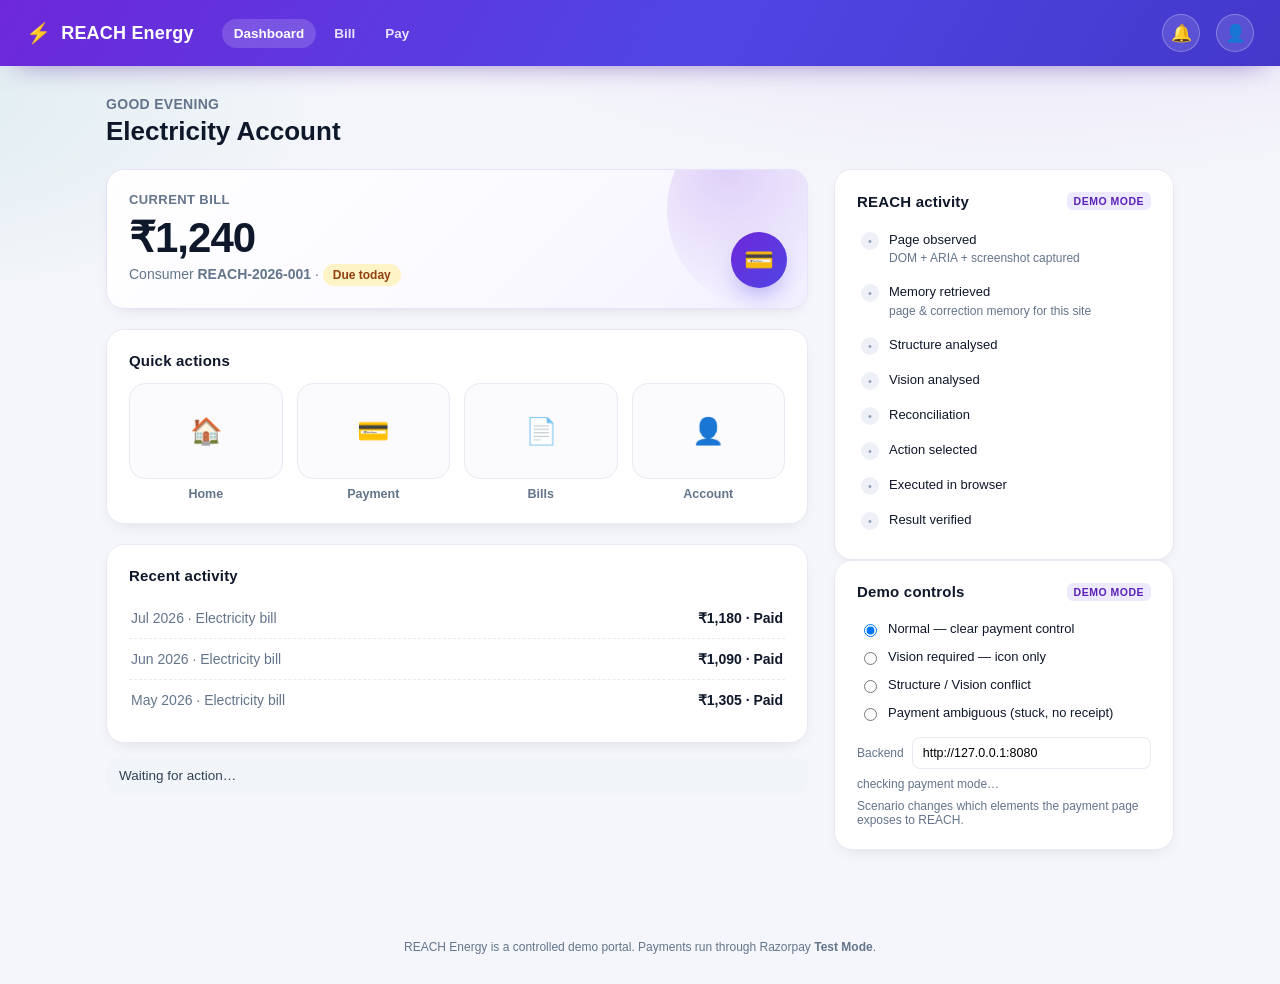
<file: demo-site/index.html>
<!DOCTYPE html>
<html lang="en">
<head>
  <meta charset="utf-8" />
  <meta name="viewport" content="width=device-width, initial-scale=1" />
  <title>REACH Energy — Account</title>
  <link rel="stylesheet" href="styles.css?v=13" />
</head>
<body>
  <div id="chrome"></div>

  <div class="wrap">
    <div class="hello">Good evening</div>
    <h1 class="page-title">Electricity Account</h1>

    <div class="grid">
      <div>
        <!-- HERO BILL — the round action is semantically bare on purpose -->
        <div class="card bill-hero">
          <h3>Current bill</h3>
          <div class="bill-amount" id="heroAmount">₹1,240</div>
          <div class="bill-meta">Consumer <strong>REACH-2026-001</strong> · <span class="pill due">Due today</span></div>
          <button class="fab" id="pay" aria-label="button" title="">💳</button>
        </div>

        <div class="card">
          <h2>Quick actions</h2>
          <div class="quick">
            <div class="tile"><button id="nav-home" aria-label="button">🏠</button><div class="cap">Home</div></div>
            <div class="tile"><button id="nav-pay" aria-label="button">💳</button><div class="cap">Payment</div></div>
            <div class="tile"><button id="nav-bills" aria-label="button">📄</button><div class="cap">Bills</div></div>
            <div class="tile"><button id="nav-account" aria-label="button">👤</button><div class="cap">Account</div></div>
          </div>
        </div>

        <div class="card">
          <h2>Recent activity</h2>
          <div class="rows">
            <div class="r"><span class="k">Jul 2026 · Electricity bill</span><span class="v">₹1,180 · Paid</span></div>
            <div class="r"><span class="k">Jun 2026 · Electricity bill</span><span class="v">₹1,090 · Paid</span></div>
            <div class="r"><span class="k">May 2026 · Electricity bill</span><span class="v">₹1,305 · Paid</span></div>
          </div>
        </div>

        <div id="status" class="status">Waiting for action…</div>
      </div>

      <div>
        <div class="card side">
          <h2>REACH activity <span class="tag-demo">demo mode</span></h2>
          <div class="steps" id="steps"></div>
        </div>
        <div id="demoCtl"></div>
      </div>
    </div>
  </div>

  <footer>REACH Energy is a controlled demo portal. Payments run through Razorpay <strong>Test Mode</strong>.</footer>

  <script src="app.js?v=13"></script>
  <script>
    document.getElementById("chrome").innerHTML = topbar("index.html");
    document.getElementById("demoCtl").innerHTML = demoControls();
    wireDemoControls();
    Activity.mount(document.getElementById("steps"));
    document.getElementById("heroAmount").textContent = money(BILL.amount);

    const go = (h) => () => (location.href = h);
    document.getElementById("nav-home").onclick = () => setStatus("", "Home");
    document.getElementById("nav-bills").onclick = go("bill.html");
    document.getElementById("nav-account").onclick = () => setStatus("", "Account");
    document.getElementById("nav-pay").onclick = go("payment.html");
    // The hero 💳 is THE pay button.
    document.getElementById("pay").onclick = () => {
      simulatePipeline(scenario());
      payAuto(BILL.amount, BILL.consumer);
    };
  </script>
</body>
</html>
</file>
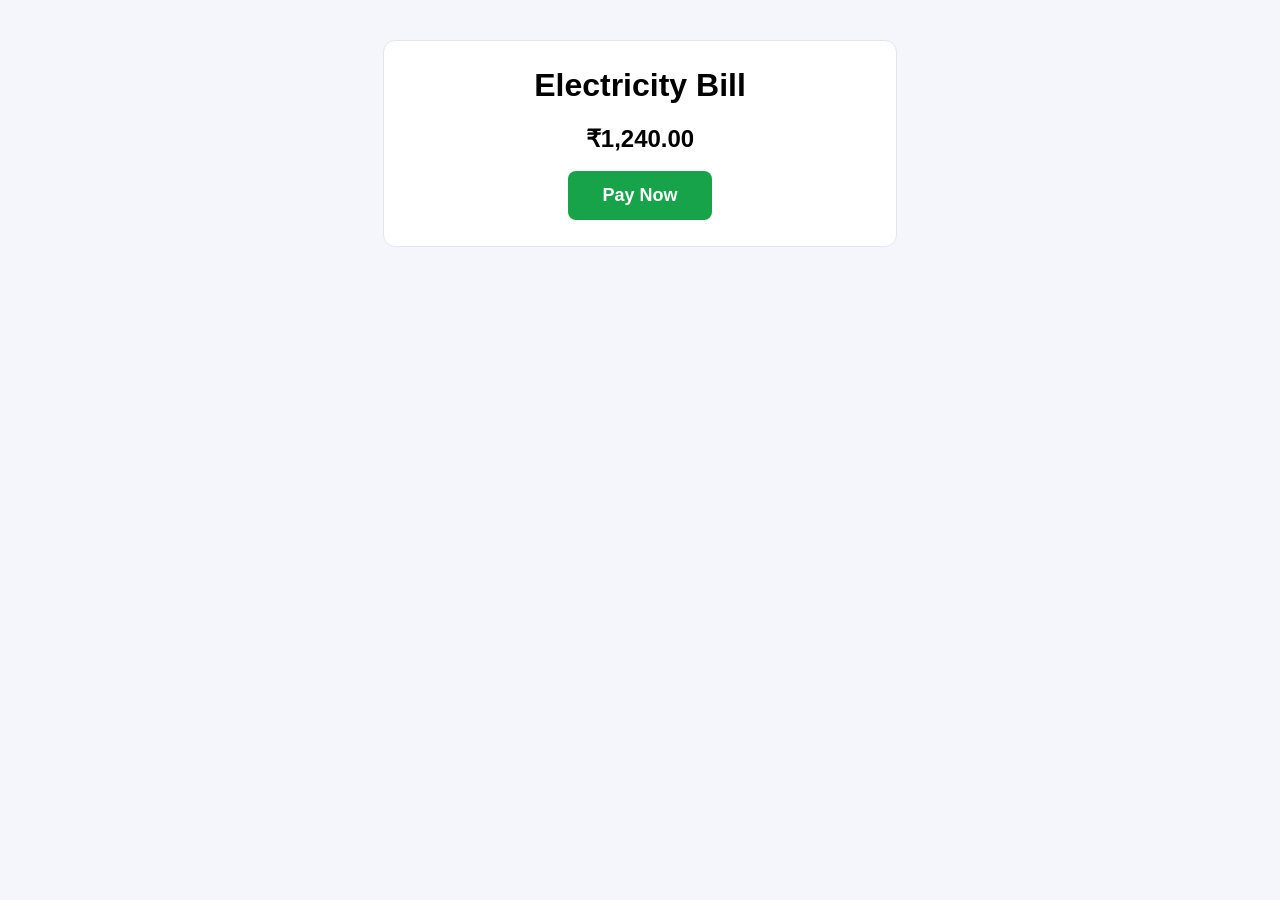
<file: demo-site/ambiguous-test.html>
<!DOCTYPE html>
<html lang="en">
<head>
  <meta charset="utf-8" />
  <meta name="viewport" content="width=device-width, initial-scale=1" />
  <title>REACH Demo - Ambiguous Test</title>
  <style>
    body { font-family: "Segoe UI", Arial, sans-serif; margin: 0; padding: 40px; background: #f4f6fb; }
    .card { max-width: 460px; margin: 0 auto; background: #fff; border: 1px solid #e3e6ee; border-radius: 12px; padding: 26px; text-align: center; }
    h1 { margin-top: 0; }
    .amount { font-size: 24px; font-weight: 700; margin: 8px 0 18px; }
    #pay-now { padding: 14px 34px; border: 0; border-radius: 8px; background: #16a34a; color: #fff; font-size: 18px; font-weight: 700; cursor: pointer; }
    #processing { margin-top: 20px; color: #64748b; }
    [hidden] { display: none; }
    .spinner { display: inline-block; width: 16px; height: 16px; border: 3px solid #cbd5e1; border-top-color: #16a34a; border-radius: 50%; animation: spin 0.9s linear infinite; vertical-align: middle; margin-right: 8px; }
    @keyframes spin { to { transform: rotate(360deg); } }
  </style>
</head>
<body>
  <div class="card">
    <h1>Electricity Bill</h1>
    <div class="amount">&#8377;1,240.00</div>
    <button id="pay-now">Pay Now</button>
    <!-- After the click the page shows ONLY a spinner. No receipt, no
         transaction id, no success or failure message -> AMBIGUOUS. -->
    <div id="processing" hidden><span class="spinner"></span>Processing payment&hellip;</div>
  </div>
  <script>
    document.getElementById("pay-now").addEventListener("click", () => {
      document.getElementById("pay-now").hidden = true;
      document.getElementById("processing").hidden = false;
    });
  </script>
</body>
</html>
</file>
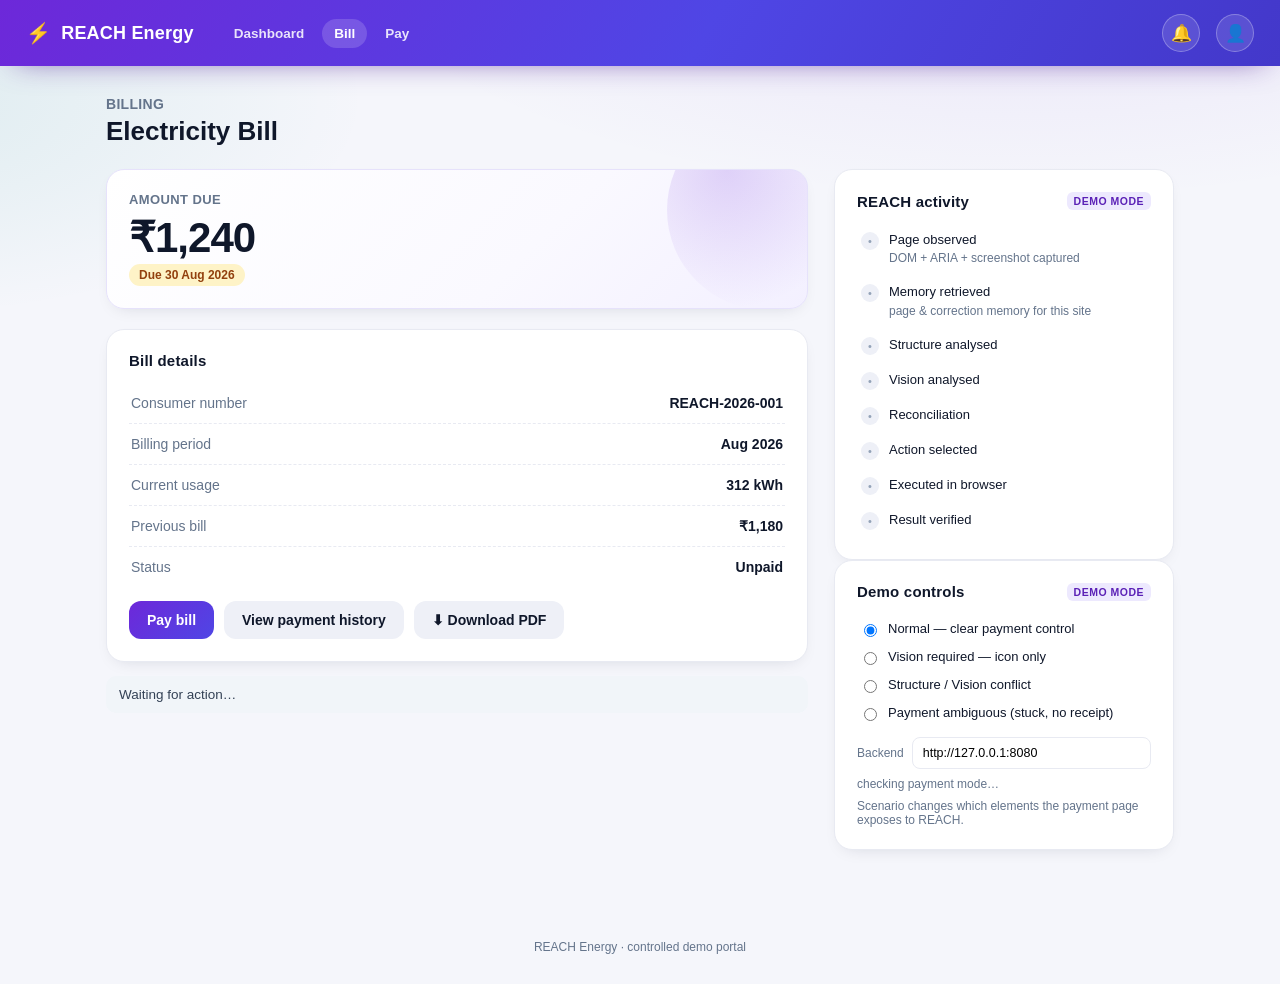
<file: demo-site/bill.html>
<!DOCTYPE html>
<html lang="en">
<head>
  <meta charset="utf-8" />
  <meta name="viewport" content="width=device-width, initial-scale=1" />
  <title>REACH Energy — Electricity Bill</title>
  <link rel="stylesheet" href="styles.css?v=14" />
</head>
<body>
  <div id="chrome"></div>

  <div class="wrap">
    <div class="hello">Billing</div>
    <h1 class="page-title">Electricity Bill</h1>

    <div class="grid">
      <div>
        <div class="card bill-hero">
          <h3>Amount due</h3>
          <div class="bill-amount" id="amt">₹1,240</div>
          <div class="bill-meta"><span class="pill due">Due 30 Aug 2026</span></div>
        </div>

        <div class="card">
          <h2>Bill details</h2>
          <div class="rows">
            <div class="r"><span class="k">Consumer number</span><span class="v">REACH-2026-001</span></div>
            <div class="r"><span class="k">Billing period</span><span class="v">Aug 2026</span></div>
            <div class="r"><span class="k">Current usage</span><span class="v">312 kWh</span></div>
            <div class="r"><span class="k">Previous bill</span><span class="v">₹1,180</span></div>
            <div class="r"><span class="k">Status</span><span class="v">Unpaid</span></div>
          </div>
          <div class="btnrow">
            <button class="btn" id="pay">Pay bill</button>
            <button class="btn secondary" id="history">View payment history</button>
            <button class="btn secondary" id="download" aria-label="Download PDF">⬇︎ Download PDF</button>
          </div>
        </div>

        <div class="card" id="historyCard" hidden>
          <h2>Payment history</h2>
          <div class="rows">
            <div class="r"><span class="k">Jul 2026</span><span class="v">₹1,180 · Paid · TX-77120</span></div>
            <div class="r"><span class="k">Jun 2026</span><span class="v">₹1,090 · Paid · TX-70988</span></div>
            <div class="r"><span class="k">May 2026</span><span class="v">₹1,305 · Paid · TX-64451</span></div>
          </div>
          <p style="color:var(--muted);font-size:13px;margin:10px 0 0">Autopay: Off · Preferred method: UPI</p>
        </div>

        <div id="status" class="status">Waiting for action…</div>
      </div>

      <div>
        <div class="card side">
          <h2>REACH activity <span class="tag-demo">demo mode</span></h2>
          <div class="steps" id="steps"></div>
        </div>
        <div id="demoCtl"></div>
      </div>
    </div>
  </div>

  <footer>REACH Energy · controlled demo portal</footer>

  <script src="app.js?v=14"></script>
  <script>
    document.getElementById("chrome").innerHTML = topbar("bill.html");
    document.getElementById("demoCtl").innerHTML = demoControls();
    wireDemoControls();
    Activity.mount(document.getElementById("steps"));
    document.getElementById("amt").textContent = money(BILL.amount);

    document.getElementById("pay").onclick = () => {
      simulatePipeline(scenario());
      payAuto(BILL.amount, BILL.consumer);   // pay directly — don't navigate
    };
    document.getElementById("download").onclick = () => {
      downloadBillPdf(BILL);
      setStatus("ok", "Electricity bill PDF downloaded (REACH-Energy-Electricity-Bill-Aug-2026.pdf).");
    };
    document.getElementById("history").onclick = () => {
      document.getElementById("historyCard").hidden = false;
      document.getElementById("historyCard").scrollIntoView({ behavior: "smooth", block: "start" });
      setStatus("", "Payment history opened.");
    };
  </script>
</body>
</html>
</file>
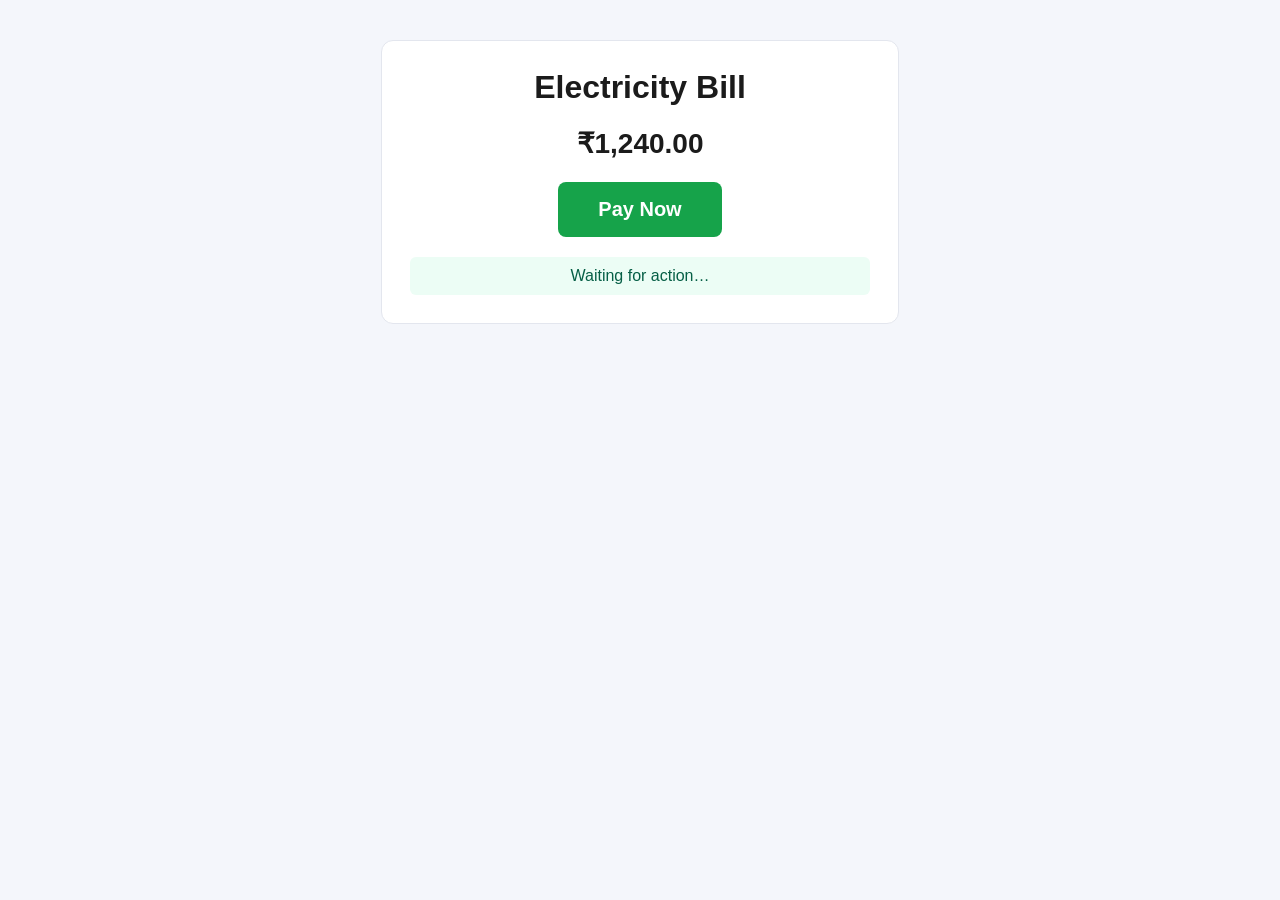
<file: demo-site/conflict-test.html>
<!DOCTYPE html>
<html lang="en">
<head>
  <meta charset="utf-8" />
  <meta name="viewport" content="width=device-width, initial-scale=1" />
  <title>REACH Demo - Conflict Test</title>
  <style>
    body { font-family: "Segoe UI", Arial, sans-serif; margin: 0; padding: 40px; background: #f4f6fb; color: #1b1b1b; }
    .card { max-width: 460px; margin: 0 auto; background: #fff; border: 1px solid #e3e6ee; border-radius: 12px; padding: 28px; text-align: center; }
    h1 { margin-top: 0; }
    .amount { font-size: 28px; font-weight: 700; margin: 10px 0 22px; }

    /* The button's ACCESSIBLE NAME is "Cancel" (aria-label), but the only thing
       a sighted user sees is the pseudo-element text "Pay Now". Pseudo-element
       content is not part of the DOM text or the accessibility tree, so:
         Structure Agent  -> reads aria-label -> "Cancel"
         Vision Agent     -> reads the screenshot -> "Pay Now"
         Reconciliation   -> CONFLICT -> REACH does not click. */
    #ambiguous-action {
      border: 0; border-radius: 8px; cursor: pointer;
      background: #16a34a; color: #fff;
      font-size: 20px; font-weight: 700; padding: 16px 40px;
    }
    #ambiguous-action::before { content: "Pay Now"; }

    .status { margin-top: 20px; padding: 10px; border-radius: 6px; background: #ecfdf5; color: #065f46; min-height: 18px; }
  </style>
</head>
<body>
  <div class="card">
    <h1>Electricity Bill</h1>
    <div class="amount">&#8377;1,240.00</div>

    <button id="ambiguous-action" aria-label="Cancel"></button>

    <div class="status" id="status">Waiting for action&hellip;</div>
  </div>

  <script>
    document.getElementById("ambiguous-action").addEventListener("click", () => {
      document.getElementById("status").textContent =
        "Button activated (its real handler is Cancel).";
    });
  </script>
</body>
</html>
</file>
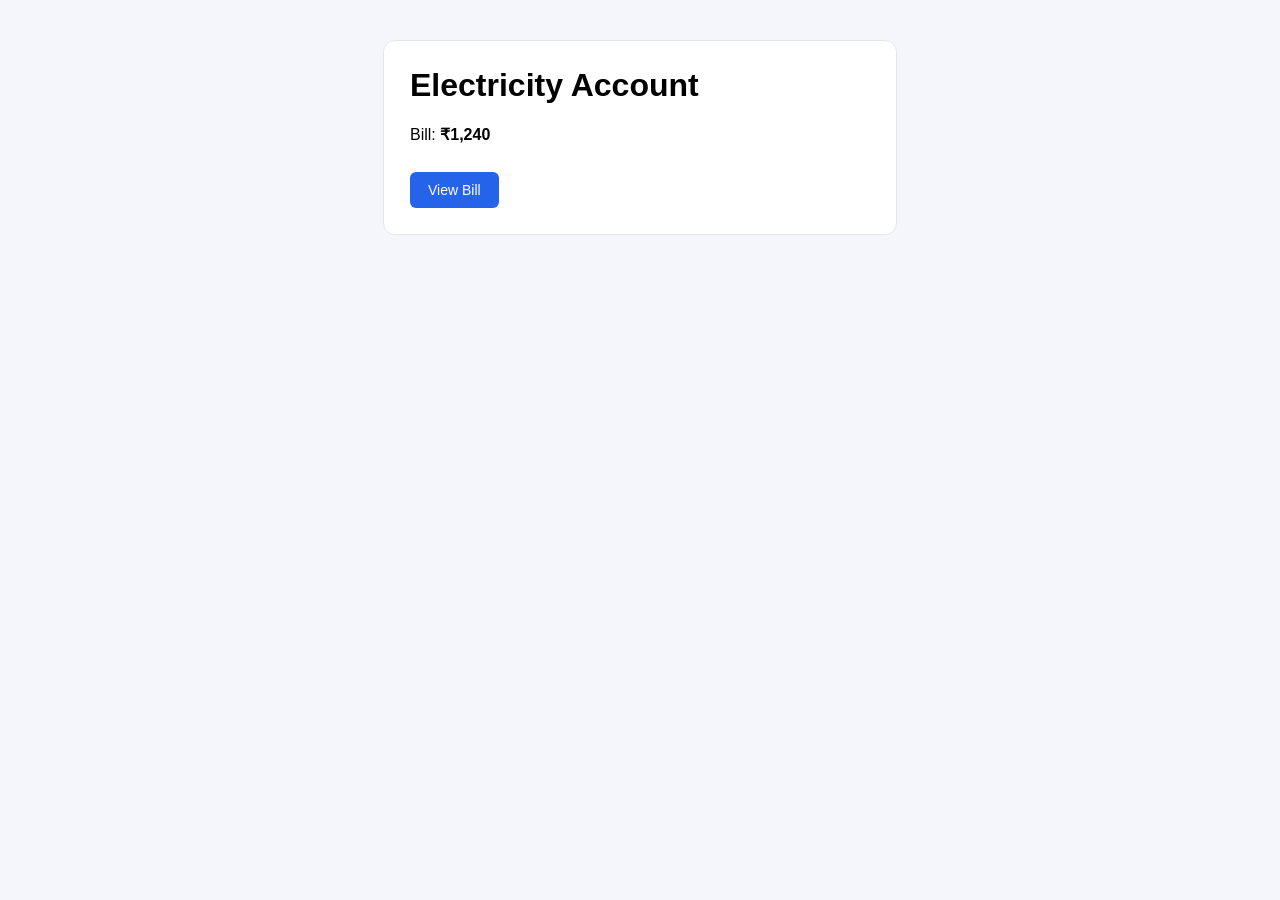
<file: demo-site/failure-test.html>
<!DOCTYPE html>
<html lang="en">
<head>
  <meta charset="utf-8" />
  <meta name="viewport" content="width=device-width, initial-scale=1" />
  <title>REACH Demo - Failure Test</title>
  <style>
    body { font-family: "Segoe UI", Arial, sans-serif; margin: 0; padding: 40px; background: #f4f6fb; }
    .card { max-width: 460px; margin: 0 auto; background: #fff; border: 1px solid #e3e6ee; border-radius: 12px; padding: 26px; }
    h1 { margin-top: 0; }
    button { margin-top: 12px; padding: 10px 18px; border: 0; border-radius: 6px; background: #2563eb; color: #fff; font-size: 14px; cursor: pointer; }
    .err { margin-top: 16px; padding: 12px; border-radius: 6px; background: #fef2f2; color: #991b1b; border: 1px solid #fecaca; }
    [hidden] { display: none; }
  </style>
</head>
<body>
  <div class="card">
    <h1>Electricity Account</h1>
    <p>Bill: <strong>&#8377;1,240</strong></p>
    <button id="view-bill">View Bill</button>
    <div class="err" id="err" hidden>Unable to load bill. Error 503 - the billing service is temporarily unavailable.</div>
  </div>
  <script>
    document.getElementById("view-bill").addEventListener("click", () => {
      document.getElementById("err").hidden = false;
    });
  </script>
</body>
</html>
</file>
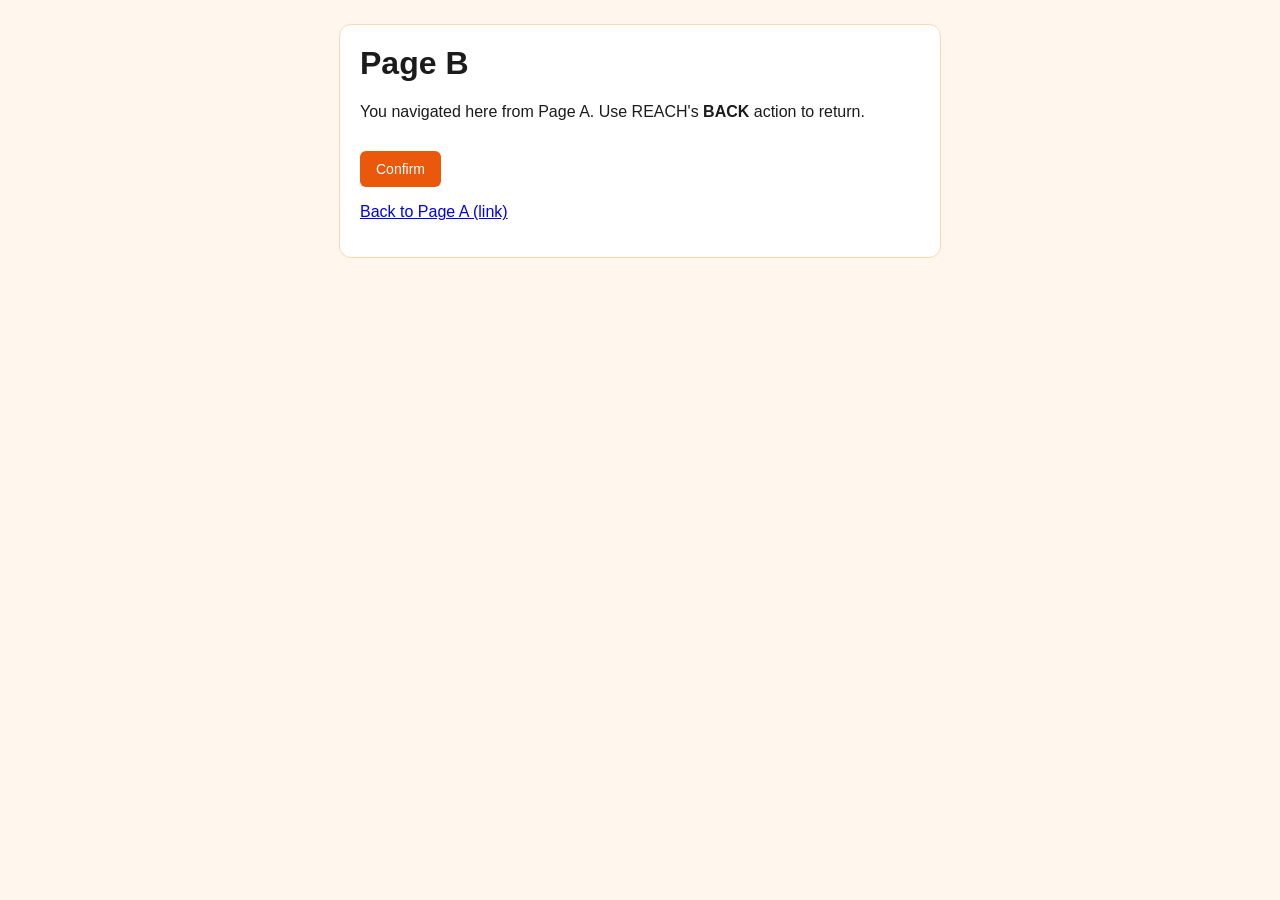
<file: demo-site/page-b.html>
<!DOCTYPE html>
<html lang="en">
<head>
  <meta charset="utf-8" />
  <meta name="viewport" content="width=device-width, initial-scale=1" />
  <title>REACH Demo Portal - Page B</title>
  <style>
    body { font-family: "Segoe UI", Arial, sans-serif; margin: 0; padding: 24px; background: #fff7ed; color: #1b1b1b; }
    .card { max-width: 560px; margin: 0 auto; background: #fff; border: 1px solid #fed7aa; border-radius: 12px; padding: 20px; }
    h1 { margin-top: 0; }
    button { margin-top: 14px; padding: 10px 16px; border: 0; border-radius: 6px; background: #ea580c; color: #fff; font-size: 14px; cursor: pointer; }
  </style>
</head>
<body>
  <div class="card">
    <h1>Page B</h1>
    <p>You navigated here from Page A. Use REACH's <strong>BACK</strong> action to return.</p>
    <button id="page-b-action" aria-label="confirm details">Confirm</button>
    <p style="margin-top:16px"><a href="index.html" id="to-page-a">Back to Page A (link)</a></p>
  </div>
</body>
</html>
</file>
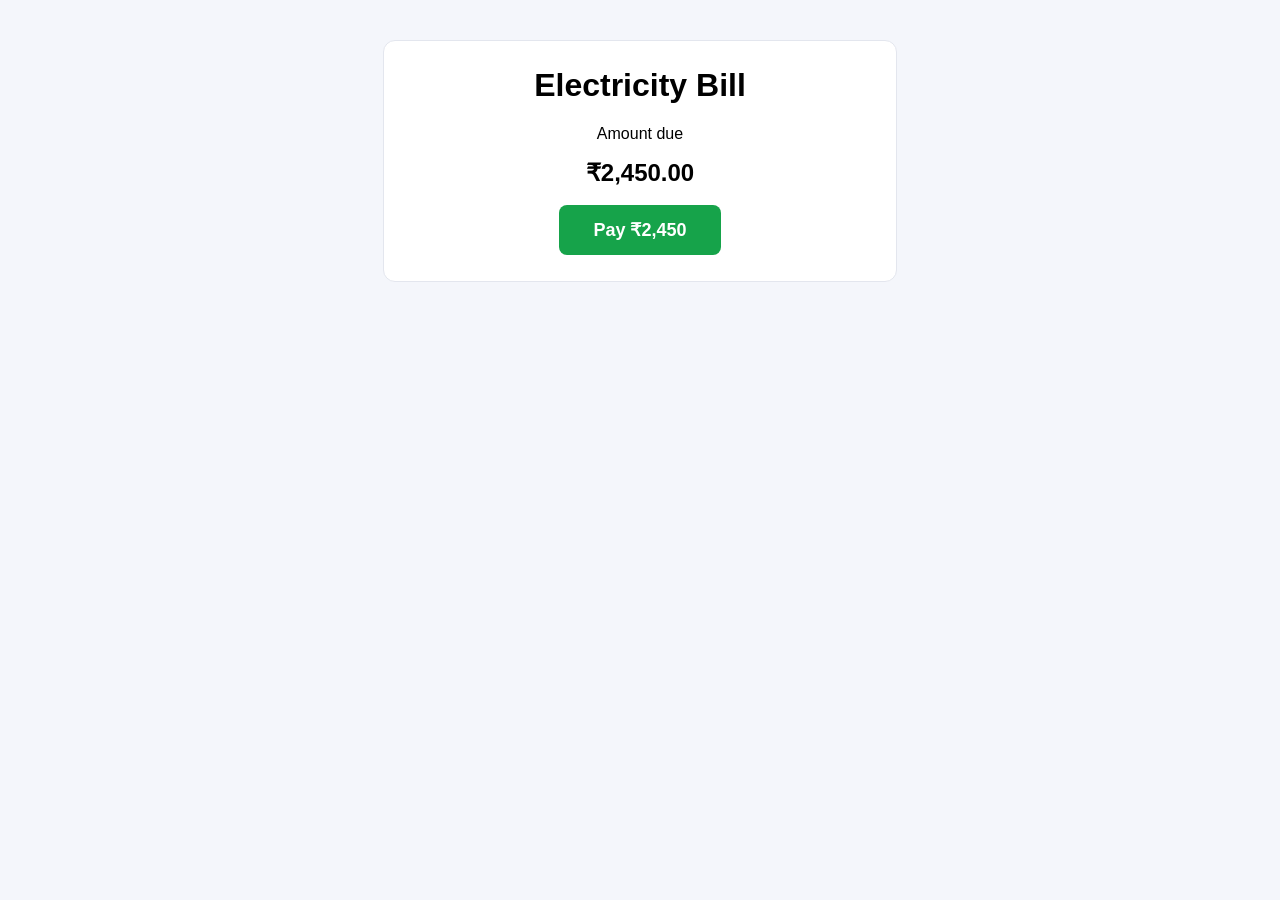
<file: demo-site/payment-test.html>
<!DOCTYPE html>
<html lang="en">
<head>
  <meta charset="utf-8" />
  <meta name="viewport" content="width=device-width, initial-scale=1" />
  <title>REACH Demo - Payment Test</title>
  <style>
    body { font-family: "Segoe UI", Arial, sans-serif; margin: 0; padding: 40px; background: #f4f6fb; }
    .card { max-width: 460px; margin: 0 auto; background: #fff; border: 1px solid #e3e6ee; border-radius: 12px; padding: 26px; text-align: center; }
    h1 { margin-top: 0; }
    .amount { font-size: 24px; font-weight: 700; margin: 8px 0 18px; }
    #pay { padding: 14px 34px; border: 0; border-radius: 8px; background: #16a34a; color: #fff; font-size: 18px; font-weight: 700; cursor: pointer; }
    .receipt { margin-top: 20px; padding: 14px; border-radius: 8px; background: #ecfdf5; color: #065f46; border: 1px solid #a7f3d0; }
    [hidden] { display: none; }
  </style>
</head>
<body>
  <div class="card">
    <h1>Electricity Bill</h1>
    <p>Amount due</p>
    <div class="amount">&#8377;2,450.00</div>

    <button id="pay">Pay &#8377;2,450</button>

    <!-- After a successful payment: explicit success message AND a transaction
         id AND a receipt number -> VERIFIED. -->
    <div class="receipt" id="receipt" hidden>
      <strong>Payment successful.</strong><br />
      Transaction ID: TX-44821<br />
      Receipt: RCPT-2026-0091<br />
      Status: Paid
    </div>
  </div>
  <script>
    document.getElementById("pay").addEventListener("click", () => {
      document.getElementById("pay").hidden = true;
      document.getElementById("receipt").hidden = false;
    });
  </script>
</body>
</html>
</file>
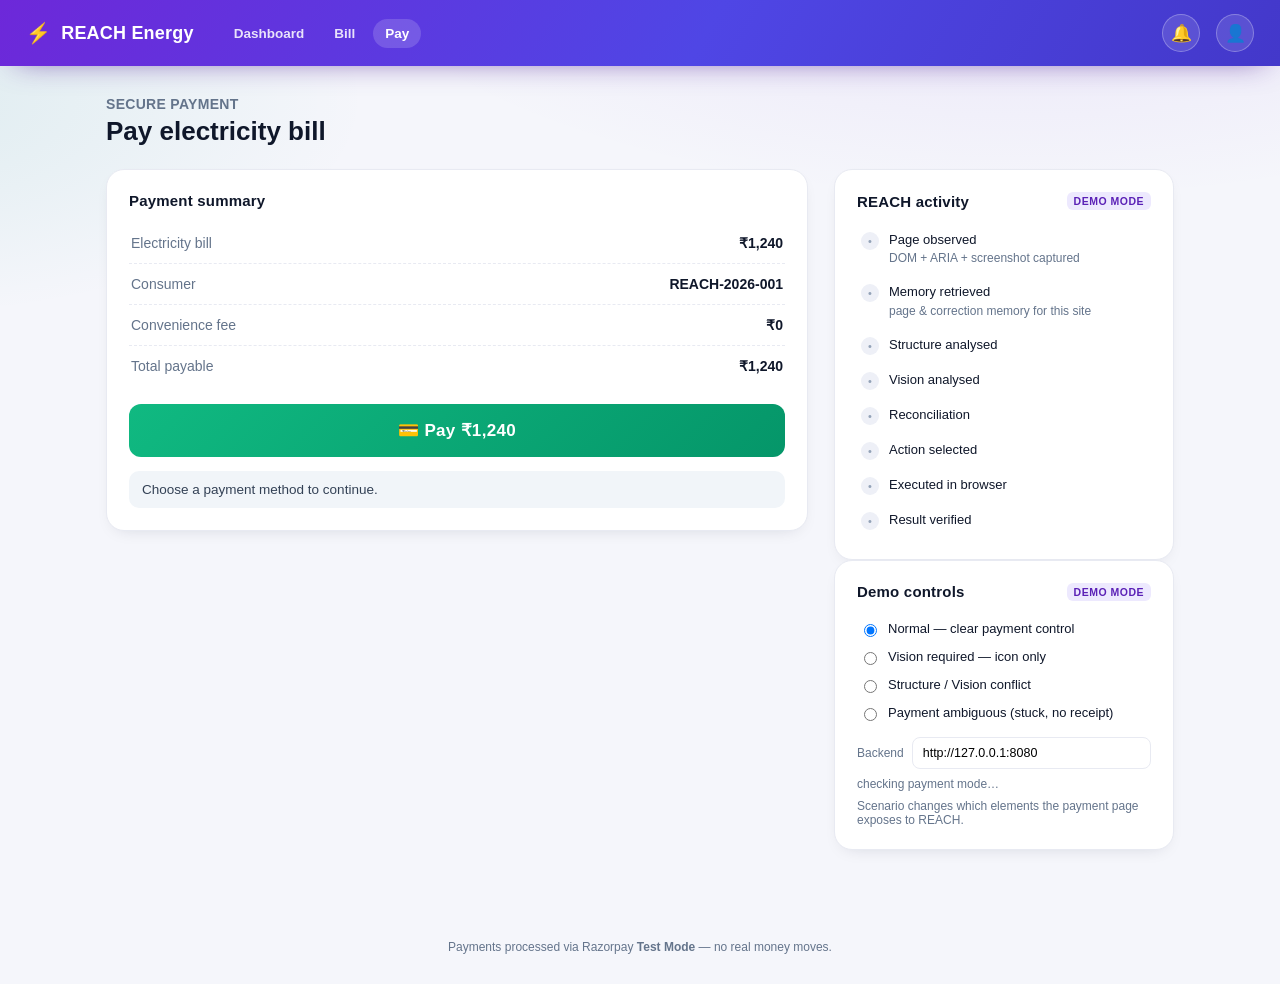
<file: demo-site/payment.html>
<!DOCTYPE html>
<html lang="en">
<head>
  <meta charset="utf-8" />
  <meta name="viewport" content="width=device-width, initial-scale=1" />
  <title>REACH Energy — Payment</title>
  <link rel="stylesheet" href="styles.css?v=13" />
</head>
<body>
  <div id="chrome"></div>

  <div class="wrap">
    <div class="hello">Secure payment</div>
    <h1 class="page-title">Pay electricity bill</h1>

    <div class="grid">
      <div>
        <div class="card">
          <h2>Payment summary</h2>
          <div class="rows">
            <div class="r"><span class="k">Electricity bill</span><span class="v" id="amt">₹1,240</span></div>
            <div class="r"><span class="k">Consumer</span><span class="v">REACH-2026-001</span></div>
            <div class="r"><span class="k">Convenience fee</span><span class="v">₹0</span></div>
            <div class="r"><span class="k">Total payable</span><span class="v" id="total">₹1,240</span></div>
          </div>

          <!-- The pay control is injected by scenario (see app.js). -->
          <div id="paySlot" style="margin-top:18px"></div>

          <div id="status" class="status">Choose a payment method to continue.</div>
        </div>

        <div class="card" id="processingCard" hidden>
          <h2>Processing</h2>
          <p><span class="spinner"></span> <span id="procText">Processing payment…</span></p>
        </div>
      </div>

      <div>
        <div class="card side">
          <h2>REACH activity <span class="tag-demo">demo mode</span></h2>
          <div class="steps" id="steps"></div>
        </div>
        <div id="demoCtl"></div>
      </div>
    </div>
  </div>

  <footer>Payments processed via Razorpay <strong>Test Mode</strong> — no real money moves.</footer>

  <script src="app.js?v=13"></script>
  <script>
    document.getElementById("chrome").innerHTML = topbar("payment.html");
    document.getElementById("demoCtl").innerHTML = demoControls();
    wireDemoControls();
    Activity.mount(document.getElementById("steps"));
    document.getElementById("amt").textContent = money(BILL.amount);
    document.getElementById("total").textContent = money(BILL.amount);

    const sc = scenario();
    const slot = document.getElementById("paySlot");

    // ONE pay button. Real Razorpay order + server-side capture (no card/OTP UI).
    // Only the DOM *semantics* of the button change per scenario.
    function pay() {
      simulatePipeline(sc);
      payAuto(BILL.amount, BILL.consumer);
    }

    if (sc === "conflict") {
      // Same button, but its accessible name lies ("Cancel") — REACH must refuse.
      slot.innerHTML = '<button id="pay" class="btn pay-lg" aria-label="Cancel">Pay Now</button>';
      document.getElementById("pay").onclick = pay;
      setStatus("", "Scenario: the pay button is labelled “Cancel” in the DOM — REACH should refuse it.");
    } else if (sc === "ambiguous") {
      // Same button, but it gets stuck: no receipt, no transaction id -> AMBIGUOUS.
      slot.innerHTML = '<button id="pay" class="btn pay-lg" aria-label="button">💳</button>';
      document.getElementById("pay").onclick = () => {
        simulatePipeline("ambiguous");
        document.getElementById("processingCard").hidden = false;
        setStatus("warn", "Payment submitted — waiting for confirmation…");
      };
      setStatus("", "Scenario: the payment stalls with no confirmation — verification should be AMBIGUOUS.");
    } else if (sc === "vision") {
      slot.innerHTML = '<button id="pay" class="btn pay-lg" aria-label="button">💳</button>';
      document.getElementById("pay").onclick = pay;
      setStatus("", "Scenario: icon-only pay button — Structure is unsure, Vision resolves it.");
    } else {
      slot.innerHTML = '<button id="pay" class="btn pay-lg">💳  Pay ' + money(BILL.amount) + '</button>';
      document.getElementById("pay").onclick = pay;
    }
  </script>
</body>
</html>
</file>
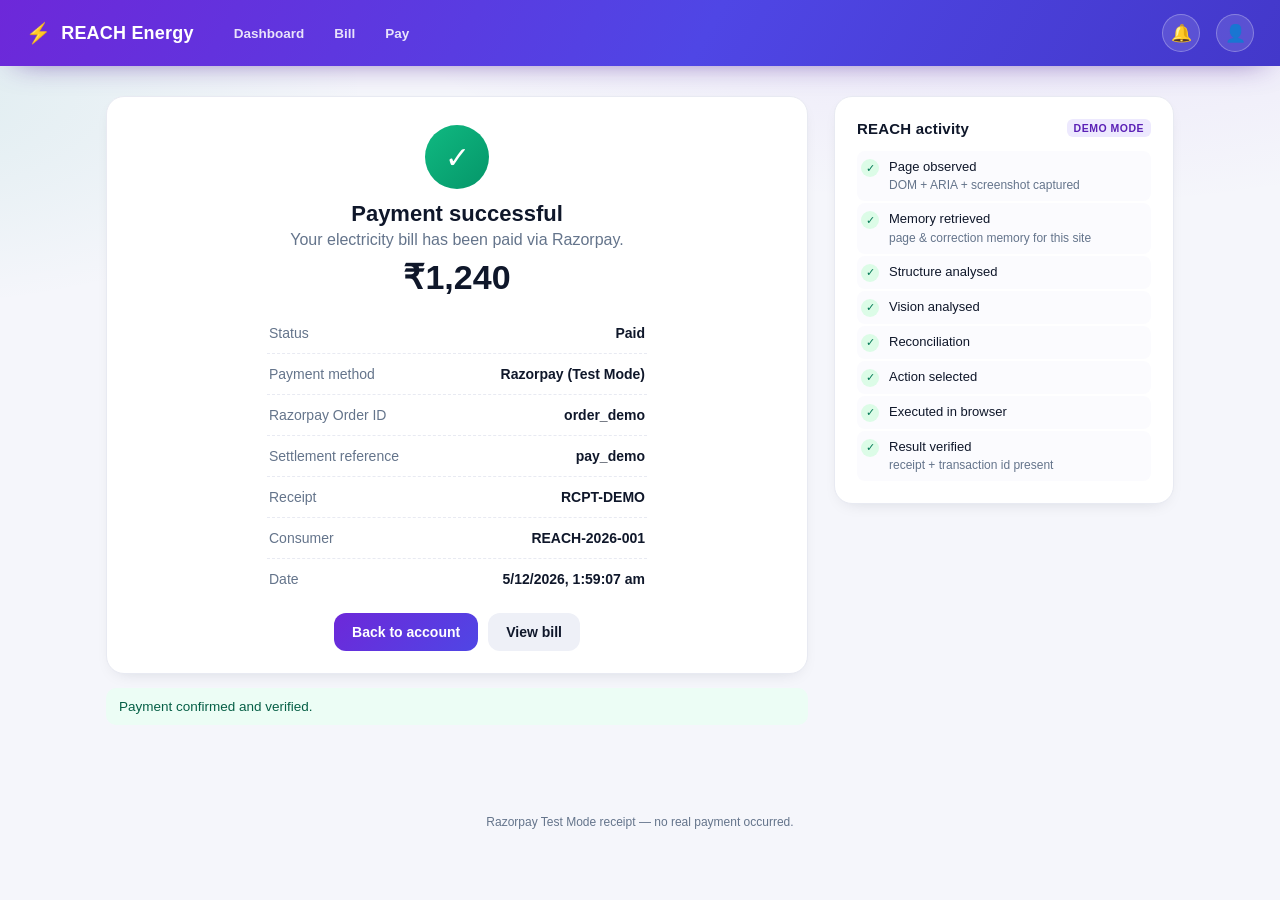
<file: demo-site/success.html>
<!DOCTYPE html>
<html lang="en">
<head>
  <meta charset="utf-8" />
  <meta name="viewport" content="width=device-width, initial-scale=1" />
  <title>REACH Energy — Payment successful</title>
  <link rel="stylesheet" href="styles.css?v=13" />
</head>
<body>
  <div id="chrome"></div>

  <div class="wrap">
    <div class="grid">
      <div>
        <div class="card receipt">
          <div class="check">✓</div>
          <h1>Payment successful</h1>
          <p style="color:var(--muted);margin:0">Your electricity bill has been paid via Razorpay.</p>
          <div class="amt" id="amt">₹1,240</div>
          <div class="rows">
            <div class="r"><span class="k">Status</span><span class="v">Paid</span></div>
            <div class="r"><span class="k">Payment method</span><span class="v">Razorpay (Test Mode)</span></div>
            <div class="r"><span class="k">Razorpay Order ID</span><span class="v" id="oid">—</span></div>
            <div class="r"><span class="k">Settlement reference</span><span class="v" id="pid">—</span></div>
            <div class="r"><span class="k">Receipt</span><span class="v" id="rcpt">—</span></div>
            <div class="r"><span class="k">Consumer</span><span class="v">REACH-2026-001</span></div>
            <div class="r"><span class="k">Date</span><span class="v" id="dt">—</span></div>
          </div>
          <div class="btnrow" style="justify-content:center">
            <a class="btn" href="index.html">Back to account</a>
            <a class="btn secondary" href="bill.html">View bill</a>
          </div>
        </div>
        <div id="status" class="status ok">Payment confirmed and verified.</div>
      </div>

      <div>
        <div class="card side">
          <h2>REACH activity <span class="tag-demo">demo mode</span></h2>
          <div class="steps" id="steps"></div>
        </div>
      </div>
    </div>
  </div>

  <footer>Razorpay Test Mode receipt — no real payment occurred.</footer>

  <script src="app.js?v=13"></script>
  <script>
    document.getElementById("chrome").innerHTML = topbar("");
    Activity.mount(document.getElementById("steps"));
    ["observe","memory","structure","vision","reconcile","action","execute"].forEach(s => Activity.set(s, "ok"));
    Activity.set("verify", "ok", "receipt + transaction id present");

    let r = {};
    try { r = JSON.parse(sessionStorage.getItem("reach_receipt") || "{}"); } catch (e) {}
    const oid = new URLSearchParams(location.search).get("order_id") || r.order_id || "";
    document.getElementById("amt").textContent = money((r.amount || 124000) / 100 || BILL.amount);
    const pid = r.payment_id || "pay_demo";
    document.getElementById("pid").textContent = pid;
    document.getElementById("oid").textContent = oid || "order_demo";
    document.getElementById("rcpt").textContent = r.receipt || "RCPT-DEMO";
    if (/simulat|mock/i.test(pid)) {
      document.getElementById("status").className = "status warn";
      document.getElementById("status").textContent =
        "SIMULATED — this backend has no Razorpay keys.";
    } else if ((oid || "").startsWith("order_")) {
      document.getElementById("status").className = "status ok";
      document.getElementById("status").textContent =
        "Razorpay order " + oid + " — verify it in your Razorpay dashboard (Orders, Test Mode).";
    }
    document.getElementById("dt").textContent = new Date().toLocaleString("en-IN");
  </script>
</body>
</html>
</file>
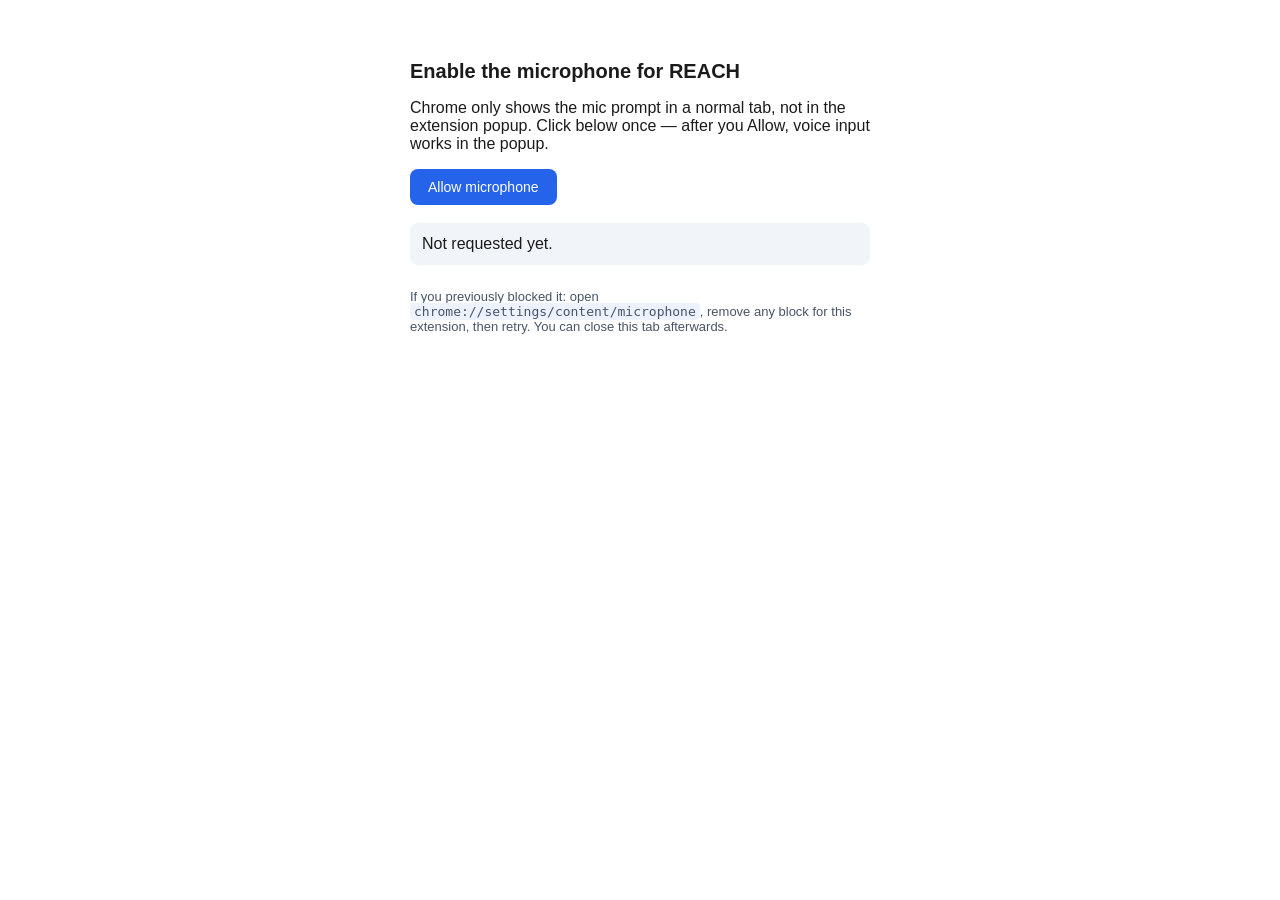
<file: extension/permission/permission.html>
<!DOCTYPE html>
<html lang="en">
<head>
  <meta charset="utf-8" />
  <title>REACH — Microphone access</title>
  <style>
    body { font-family: "Segoe UI", Arial, sans-serif; max-width: 460px; margin: 60px auto; padding: 0 20px; color: #1b1b1b; }
    h1 { font-size: 20px; }
    button { padding: 10px 18px; font-size: 14px; border: 0; border-radius: 8px; background: #2563eb; color: #fff; cursor: pointer; }
    #status { margin-top: 18px; padding: 12px; border-radius: 8px; background: #f1f5f9; }
    .ok { background: #ecfdf5 !important; color: #065f46; }
    .err { background: #fef2f2 !important; color: #991b1b; }
    code { background: #eef2ff; padding: 1px 4px; border-radius: 4px; }
  </style>
</head>
<body>
  <h1>Enable the microphone for REACH</h1>
  <p>Chrome only shows the mic prompt in a normal tab, not in the extension
     popup. Click below once — after you Allow, voice input works in the popup.</p>
  <button id="grant">Allow microphone</button>
  <div id="status" role="status" aria-live="polite">Not requested yet.</div>
  <p style="margin-top:24px;font-size:13px;color:#475569">
    If you previously blocked it: open
    <code>chrome://settings/content/microphone</code>, remove any block for this
    extension, then retry. You can close this tab afterwards.
  </p>
  <script src="permission.js"></script>
</body>
</html>
</file>
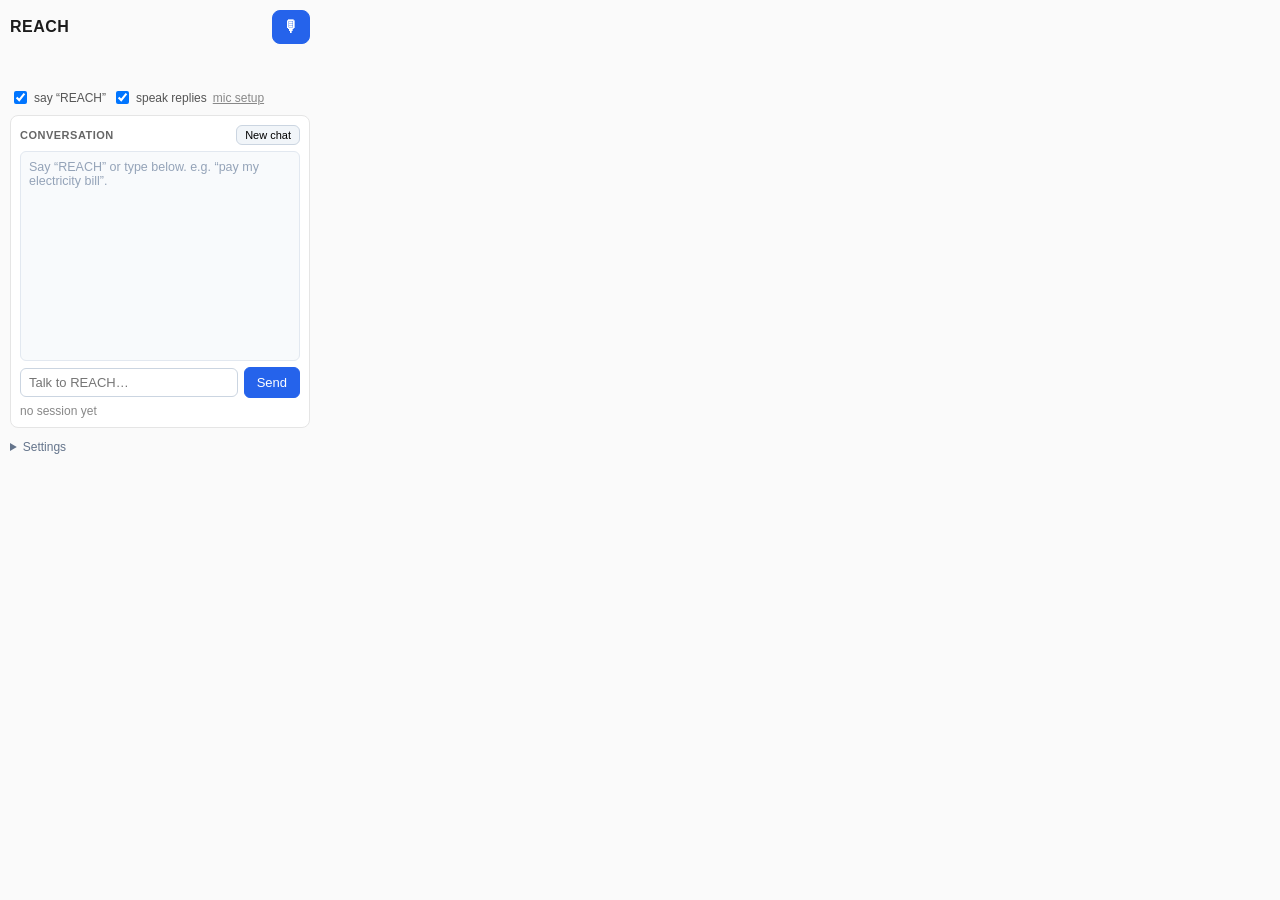
<file: extension/popup/popup.html>
<!DOCTYPE html>
<html lang="en">
<head>
  <meta charset="utf-8" />
  <title>REACH</title>
  <link rel="stylesheet" href="../styles/popup.css" />
</head>

<body>
  <header>
    <h1>REACH</h1>
    <button id="voiceBtn" class="voice-btn" data-state="idle" aria-label="Activate REACH">🎙</button>
  </header>

  <div id="voiceStatus" class="voice-status" role="status" aria-live="polite"></div>
  <div id="voiceTranscript" class="voice-transcript" aria-live="polite"></div>

  <div class="row wrap">
    <label class="check"><input type="checkbox" id="wakeToggle" checked /> say “REACH”</label>
    <label class="check"><input type="checkbox" id="ttsToggle" checked /> speak replies</label>
    <a href="#" id="micSetup" class="hint">mic setup</a>
  </div>

  <section class="panel chat">
    <div class="row space-between">
      <h2>Conversation</h2>
      <button id="newChat" class="tiny">New chat</button>
    </div>
    <div id="chatLog" class="chat-log"></div>
    <div class="row">
      <input type="text" id="chatInput" placeholder="Talk to REACH…" />
      <button id="chatSend" class="primary">Send</button>
    </div>
    <div id="sessionInfo" class="hint"></div>
  </section>

  <div id="memoryPanel" class="mem-panel"></div>

  <details id="adv">
    <summary>Settings</summary>
    <div class="row">
      <input type="text" id="backend" placeholder="http://127.0.0.1:8080" />
      <input type="text" id="userId" class="user-id" value="demo-user" title="user id" />
    </div>
    <div class="row">
      <label class="pref">Style
        <select id="prefVerbosity">
          <option value="concise">concise</option>
          <option value="normal" selected>normal</option>
          <option value="detailed">detailed</option>
        </select>
      </label>
      <label class="pref">Language
        <select id="prefLanguage">
          <option value="en" selected>English</option>
          <option value="kn">Kannada</option>
          <option value="hi">Hindi</option>
        </select>
      </label>
    </div>
    <div class="row">
      <label class="pref">Confirm
        <select id="prefConfirm">
          <option value="always">always</option>
          <option value="risky_only" selected>risky only</option>
          <option value="minimal">minimal</option>
        </select>
      </label>
      <label class="pref">Navigation
        <select id="prefNav">
          <option value="direct" selected>direct</option>
          <option value="menu_first">menu first</option>
          <option value="search_first">search first</option>
        </select>
      </label>
    </div>
    <button id="refreshMemory" class="tiny">Refresh memory</button>
  </details>

  <script src="popup.js"></script>
</body>
</html>
</file>
<file: demo-site/styles.css>
/* ===== REACH Energy — demo portal design system ===== */
:root {
  --violet: #6d28d9;
  --violet-2: #4f46e5;
  --teal: #0d9488;
  --bg: #f5f6fb;
  --surface: #ffffff;
  --ink: #0f172a;
  --muted: #64748b;
  --line: #e8eaf2;
  --ok: #047857;
  --warn: #b45309;
  --danger: #b91c1c;
  --radius: 18px;
  --shadow: 0 18px 40px -18px rgba(15, 23, 42, 0.22);
  --shadow-sm: 0 6px 18px -10px rgba(15, 23, 42, 0.18);
  --font: "Inter", "Segoe UI", -apple-system, BlinkMacSystemFont, Roboto, Arial, sans-serif;
}

* { box-sizing: border-box; }
html, body { margin: 0; }
body {
  font-family: var(--font);
  color: var(--ink);
  background:
    radial-gradient(1200px 500px at 80% -10%, rgba(109, 40, 217, 0.10), transparent 60%),
    radial-gradient(900px 400px at -10% 10%, rgba(13, 148, 136, 0.10), transparent 55%),
    var(--bg);
  min-height: 100vh;
  -webkit-font-smoothing: antialiased;
}

a { color: var(--violet-2); text-decoration: none; }
a:hover { text-decoration: underline; }

/* ---- top bar ---- */
.topbar {
  position: sticky; top: 0; z-index: 20;
  display: flex; align-items: center; gap: 16px;
  padding: 14px 26px;
  color: #fff;
  background: linear-gradient(120deg, var(--violet) 0%, var(--violet-2) 55%, #4338ca 100%);
  box-shadow: 0 10px 30px -16px rgba(76, 29, 149, 0.7);
}
.brand { display: flex; align-items: center; gap: 10px; font-weight: 800; font-size: 18px; letter-spacing: .2px; }
.brand .spark { font-size: 20px; }
.topbar nav { display: flex; gap: 6px; margin-left: 12px; }
.topbar nav a {
  color: rgba(255,255,255,.86); font-size: 13.5px; font-weight: 600;
  padding: 7px 12px; border-radius: 999px;
}
.topbar nav a:hover, .topbar nav a[aria-current="page"] {
  background: rgba(255,255,255,.16); color: #fff; text-decoration: none;
}
.topbar .spacer { flex: 1; }
.icon-btn {
  width: 38px; height: 38px; border-radius: 50%;
  border: 1px solid rgba(255,255,255,.28);
  background: rgba(255,255,255,.12); color: #fff;
  font-size: 17px; cursor: pointer; display: grid; place-items: center;
}
.icon-btn:hover { background: rgba(255,255,255,.22); }

/* ---- layout ---- */
.wrap { max-width: 1120px; margin: 0 auto; padding: 30px 26px 60px; }
.grid { display: grid; grid-template-columns: 1fr 340px; gap: 26px; align-items: start; }
@media (max-width: 900px) { .grid { grid-template-columns: 1fr; } }

.hello { font-size: 14px; color: var(--muted); font-weight: 600; letter-spacing: .3px; text-transform: uppercase; }
.page-title { margin: 4px 0 22px; font-size: 26px; font-weight: 800; }

/* ---- cards ---- */
.card {
  background: var(--surface);
  border: 1px solid var(--line);
  border-radius: var(--radius);
  box-shadow: var(--shadow-sm);
  padding: 22px;
}
.card + .card { margin-top: 20px; }
.card h2 { margin: 0 0 14px; font-size: 15px; font-weight: 700; letter-spacing: .2px; }
.card h3 { margin: 0 0 6px; font-size: 13px; color: var(--muted); font-weight: 600; text-transform: uppercase; letter-spacing: .4px; }

/* hero bill card */
.bill-hero {
  position: relative; overflow: hidden;
  background: linear-gradient(135deg, #ffffff 0%, #faf9ff 60%, #f3f0ff 100%);
  border: 1px solid #e6e2fb;
}
.bill-hero::after {
  content: ""; position: absolute; right: -60px; top: -60px;
  width: 200px; height: 200px; border-radius: 50%;
  background: radial-gradient(circle at 30% 30%, rgba(109,40,217,.18), transparent 70%);
}
.bill-amount { font-size: 42px; font-weight: 800; letter-spacing: -1px; margin: 2px 0; }
.bill-meta { color: var(--muted); font-size: 14px; }
.pill {
  display: inline-block; padding: 4px 10px; border-radius: 999px;
  font-size: 12px; font-weight: 700;
}
.pill.due { background: #fef3c7; color: #92400e; }
.pill.paid { background: #dcfce7; color: #166534; }

/* round icon action (semantically bare on purpose) */
.fab {
  position: absolute; right: 20px; bottom: 20px;
  width: 56px; height: 56px; border-radius: 50%;
  border: 0; cursor: pointer; font-size: 24px;
  color: #fff; background: linear-gradient(135deg, var(--violet), var(--violet-2));
  box-shadow: 0 14px 28px -10px rgba(79, 70, 229, .55);
  display: grid; place-items: center;
}
.fab:hover { transform: translateY(-1px); }

/* quick actions */
.quick { display: grid; grid-template-columns: repeat(4, 1fr); gap: 14px; }
.quick .tile { text-align: center; }
.quick button {
  width: 100%; aspect-ratio: 1 / 1; max-height: 96px;
  border: 1px solid var(--line); border-radius: 16px;
  background: #fbfbfe; font-size: 26px; cursor: pointer;
  display: grid; place-items: center; transition: .12s;
}
.quick button:hover { border-color: #c7bdf3; background: #fff; box-shadow: var(--shadow-sm); }
.quick .cap { margin-top: 8px; font-size: 12.5px; color: var(--muted); font-weight: 600; }

/* data rows */
.rows { display: grid; gap: 0; }
.rows .r { display: flex; justify-content: space-between; padding: 12px 2px; border-bottom: 1px dashed var(--line); font-size: 14px; }
.rows .r:last-child { border-bottom: 0; }
.rows .r .k { color: var(--muted); }
.rows .r .v { font-weight: 700; }

/* buttons */
.btn {
  border: 0; border-radius: 12px; padding: 11px 18px;
  font-size: 14px; font-weight: 700; cursor: pointer;
  background: linear-gradient(135deg, var(--violet), var(--violet-2)); color: #fff;
}
.btn.secondary { background: #eef0f7; color: var(--ink); }
.btn.ghost { background: transparent; color: var(--violet-2); border: 1px solid #d9d5f4; }
.btn.big { width: 100%; padding: 15px; font-size: 15px; border-radius: 14px; }
.btn.pay-lg {
  width: 100%; padding: 16px; font-size: 17px; letter-spacing: .3px;
  background: linear-gradient(135deg, #10b981, #059669);
}
.btnrow { display: flex; gap: 10px; flex-wrap: wrap; margin-top: 14px; }

/* activity / reasoning panel */
.side h2 { display: flex; align-items: center; justify-content: space-between; }
.tag-demo { font-size: 10.5px; font-weight: 800; letter-spacing: .5px; text-transform: uppercase;
  background: #ede9fe; color: #5b21b6; padding: 3px 7px; border-radius: 6px; }
.steps { display: grid; gap: 2px; margin-top: 6px; }
.step { display: flex; gap: 10px; align-items: flex-start; font-size: 13px; padding: 7px 4px; border-radius: 8px; }
.step .dot { width: 18px; height: 18px; border-radius: 50%; display: grid; place-items: center;
  font-size: 11px; flex: none; background: #eef0f7; color: #94a3b8; margin-top: 1px; }
.step.pending .dot { background: #eef0f7; }
.step.ok .dot { background: #dcfce7; color: var(--ok); }
.step.warn .dot { background: #fef3c7; color: var(--warn); }
.step.block .dot { background: #fee2e2; color: var(--danger); }
.step.ok, .step.warn, .step.block { background: #fbfbfe; }
.step .lbl { line-height: 1.4; }
.step .sub { color: var(--muted); font-size: 12px; }

/* demo controls */
.demo-ctl label { display: flex; gap: 8px; align-items: center; font-size: 13px; padding: 6px 2px; cursor: pointer; }
.demo-ctl .hint { font-size: 12px; color: var(--muted); margin-top: 8px; }
.field { display: flex; gap: 8px; align-items: center; margin-top: 10px; }
.field input { flex: 1; padding: 8px 10px; border: 1px solid var(--line); border-radius: 8px; font-size: 12.5px; }

/* status line */
.status { margin-top: 14px; padding: 11px 13px; border-radius: 10px; font-size: 13.5px;
  background: #f1f5f9; color: #334155; min-height: 20px; }
.status.ok { background: #ecfdf5; color: #065f46; }
.status.warn { background: #fffbeb; color: #92400e; }
.status.err { background: #fef2f2; color: #991b1b; }

/* receipt */
.receipt { text-align: center; }
.receipt .check { width: 64px; height: 64px; border-radius: 50%; margin: 6px auto 12px;
  background: linear-gradient(135deg, #10b981, #059669); color: #fff;
  display: grid; place-items: center; font-size: 30px; }
.receipt h1 { margin: 0 0 4px; font-size: 22px; }
.receipt .amt { font-size: 34px; font-weight: 800; margin: 8px 0 16px; }
.receipt .rows { text-align: left; max-width: 380px; margin: 0 auto; }
.spinner { width: 18px; height: 18px; border: 3px solid #cbd5e1; border-top-color: var(--violet);
  border-radius: 50%; animation: spin .9s linear infinite; display: inline-block; vertical-align: middle; margin-right: 8px; }
@keyframes spin { to { transform: rotate(360deg); } }

/* accessibility: never hide focus */
:focus-visible { outline: 3px solid #4338ca; outline-offset: 2px; }

footer { text-align: center; color: var(--muted); font-size: 12px; padding: 30px; }
</file>
<file: extension/styles/popup.css>
* {
  box-sizing: border-box;
}

body {
  width: 320px;
  margin: 0;
  padding: 10px;
  font-family: "Segoe UI", Arial, sans-serif;
  font-size: 12.5px;
  color: #1c1c1c;
  background: #fafafa;
}

header {
  display: flex;
  align-items: center;
  justify-content: space-between;
  margin-bottom: 8px;
}

h1 {
  margin: 0;
  font-size: 16px;
  letter-spacing: 0.5px;
}

h2 {
  margin: 0;
  font-size: 11px;
  text-transform: uppercase;
  letter-spacing: 0.5px;
  color: #666;
}

.tag { display: none; }

.panel {
  background: #fff;
  border: 1px solid #e5e5e5;
  border-radius: 8px;
  padding: 9px;
  margin-bottom: 8px;
}

.row {
  display: flex;
  align-items: center;
  gap: 6px;
  margin-bottom: 6px;
}
.row.wrap { flex-wrap: wrap; margin-bottom: 8px; }

details#adv { margin-top: 4px; font-size: 12px; }
details#adv > summary { cursor: pointer; color: #64748b; padding: 4px 0; }
details#adv > .row { margin-top: 6px; }

#voiceStatus { margin: 2px 0; }
header .voice-btn {
  flex: none; width: 38px; height: 34px; padding: 0; font-size: 16px;
  border-radius: 8px;
}

.row:last-child {
  margin-bottom: 0;
}

button {
  padding: 7px 12px;
  border: 1px solid #cbd5e1;
  border-radius: 6px;
  background: #f1f5f9;
  cursor: pointer;
  font-size: 13px;
}

button.primary {
  background: #2563eb;
  border-color: #2563eb;
  color: #fff;
}

button.primary:hover {
  background: #1d4ed8;
}

input[type="text"],
input[type="number"],
select {
  flex: 1;
  padding: 6px 8px;
  border: 1px solid #cbd5e1;
  border-radius: 6px;
  font-size: 13px;
}

.check {
  display: flex;
  align-items: center;
  gap: 4px;
  font-size: 12px;
  color: #555;
  white-space: nowrap;
}

.hint {
  color: #888;
  font-size: 12px;
}

#thumbWrap {
  margin-top: 4px;
}

#thumb {
  width: 100%;
  border: 1px solid #ddd;
  border-radius: 6px;
}

.row.space-between { justify-content: space-between; }
.row.space-between h2 { margin: 0; }

button.tiny {
  padding: 3px 8px;
  font-size: 11px;
}

.chat-log {
  margin: 6px 0;
  padding: 8px;
  border-radius: 6px;
  background: #f8fafc;
  border: 1px solid #e2e8f0;
  height: 210px;
  overflow: auto;
  font-size: 12.5px;
}
.chat-log:empty::before {
  content: "Say “REACH” or type below. e.g. “pay my electricity bill”.";
  color: #94a3b8;
}
.chat-msg { margin: 4px 0; line-height: 1.4; white-space: pre-wrap; word-break: break-word; }
.chat-msg .who { font-weight: 600; }
.chat-msg.user .who { color: #2563eb; }
.chat-msg.reach .who { color: #047857; }
.chat-msg.meta { color: #64748b; font-size: 11.5px; }

.mem-panel {
  font-size: 11.5px;
  line-height: 1.5;
  color: #334155;
  max-height: 120px;
  overflow: auto;
  padding: 2px 0;
}
.mem-panel:empty { display: none; }
.mem-panel .mem-group { font-weight: 600; margin-top: 6px; color: #475569; }
.mem-panel code { background: #eef2ff; padding: 0 3px; border-radius: 3px; }
.mem-panel .mem-verified { color: #047857; }

.user-id { width: 120px; padding: 3px 6px; border: 1px solid #cbd5e1; border-radius: 6px; font-size: 12px; }
label.pref { display: flex; flex-direction: column; gap: 2px; font-size: 11px; color: #64748b; flex: 1; }
label.pref select { padding: 4px 6px; border: 1px solid #cbd5e1; border-radius: 6px; font-size: 12px; }

/* ---- Phase 12: voice + accessibility ---- */
.voice-panel { border-color: #c7d2fe; background: #f5f7ff; }
.voice-btn {
  flex: 1;
  padding: 10px 14px;
  font-size: 14px;
  font-weight: 600;
  border: 1px solid #2563eb;
  background: #2563eb;
  color: #fff;
  border-radius: 8px;
  cursor: pointer;
}
.voice-btn[data-state="listening"] { background: #dc2626; border-color: #dc2626; }
.voice-btn[data-state="processing"] { background: #64748b; border-color: #64748b; }
.voice-btn[data-state="speaking"] { background: #0d9488; border-color: #0d9488; }
.voice-btn[data-state="error"] { background: #b45309; border-color: #b45309; }
.voice-status { margin-top: 8px; font-size: 12px; color: #475569; min-height: 16px; }
.voice-transcript { margin-top: 4px; font-size: 13px; font-style: italic; color: #1e293b; min-height: 16px; }
kbd {
  font: 11px "Segoe UI", monospace;
  background: #e2e8f0;
  border: 1px solid #cbd5e1;
  border-radius: 4px;
  padding: 0 4px;
}

/* Keyboard focus must always be visible (Step 12.20). */
button:focus-visible,
input:focus-visible,
select:focus-visible,
a:focus-visible {
  outline: 3px solid #1d4ed8;
  outline-offset: 2px;
}

.loop-log {
  margin-top: 6px;
  padding: 8px;
  border-radius: 6px;
  background: #0f172a;
  color: #e2e8f0;
  font-size: 12px;
  line-height: 1.45;
  max-height: 240px;
  overflow: auto;
}

.loop-line { white-space: pre-wrap; word-break: break-word; }
.loop-line.head { font-weight: 600; color: #93c5fd; }
.loop-line.ok { color: #6ee7b7; }
.loop-line.err { color: #fca5a5; }
.loop-line.hold { color: #fcd34d; }
.loop-line.dim { color: #94a3b8; }
.loop-line.approve { margin-top: 6px; display: flex; gap: 8px; }
.loop-line.approve button { padding: 4px 10px; font-size: 12px; }

.agent-result {
  margin-top: 4px;
  padding: 10px;
  border-radius: 6px;
  background: #f8fafc;
  border: 1px solid #e2e8f0;
  font-size: 13px;
  line-height: 1.5;
}

.agent-result .verdict {
  font-weight: 600;
}

.agent-result.ok .verdict { color: #047857; }
.agent-result.hold .verdict { color: #b45309; }
.agent-result.err .verdict { color: #b91c1c; }

.agent-result code {
  background: #eef2ff;
  padding: 1px 4px;
  border-radius: 4px;
}

pre {
  white-space: pre-wrap;
  word-break: break-word;
  max-height: 360px;
  overflow: auto;
  background: #0f172a;
  color: #e2e8f0;
  padding: 10px;
  border-radius: 8px;
  font-size: 12px;
  line-height: 1.4;
  margin: 0;
}
</file>
